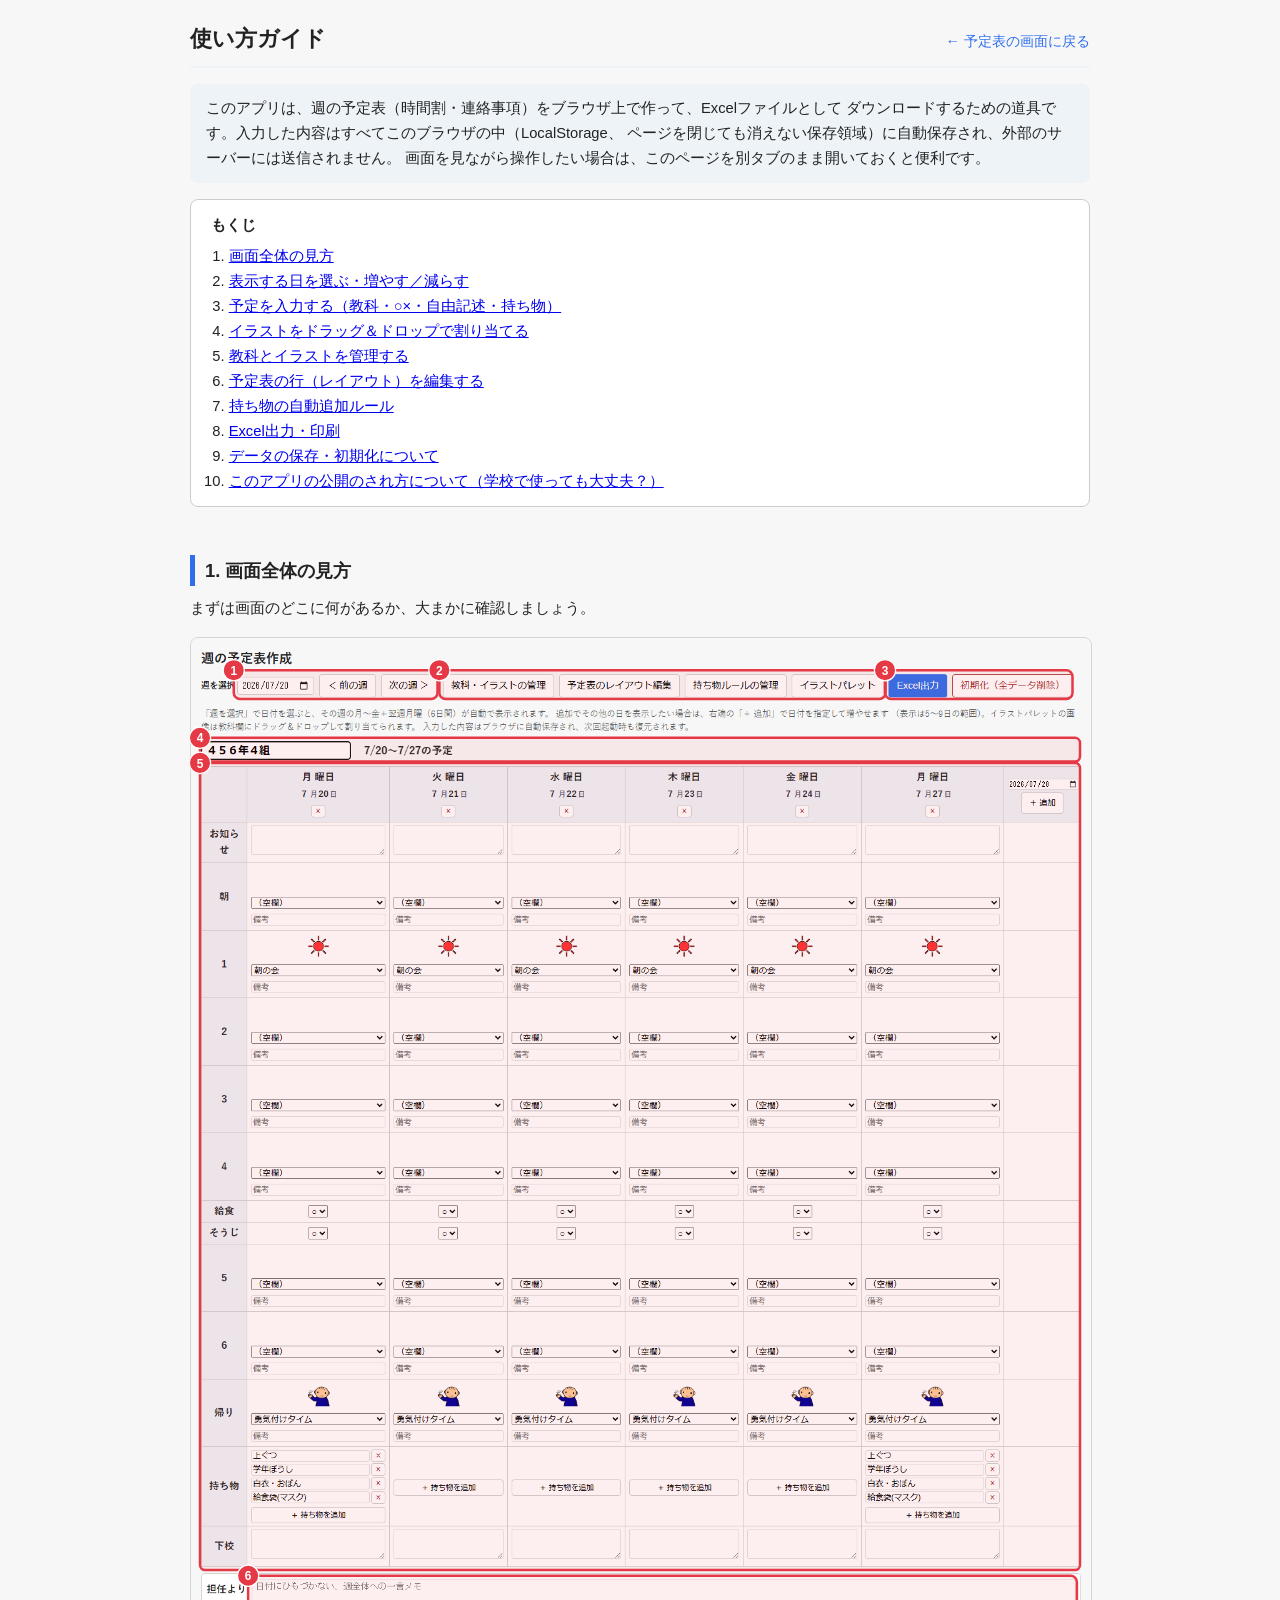
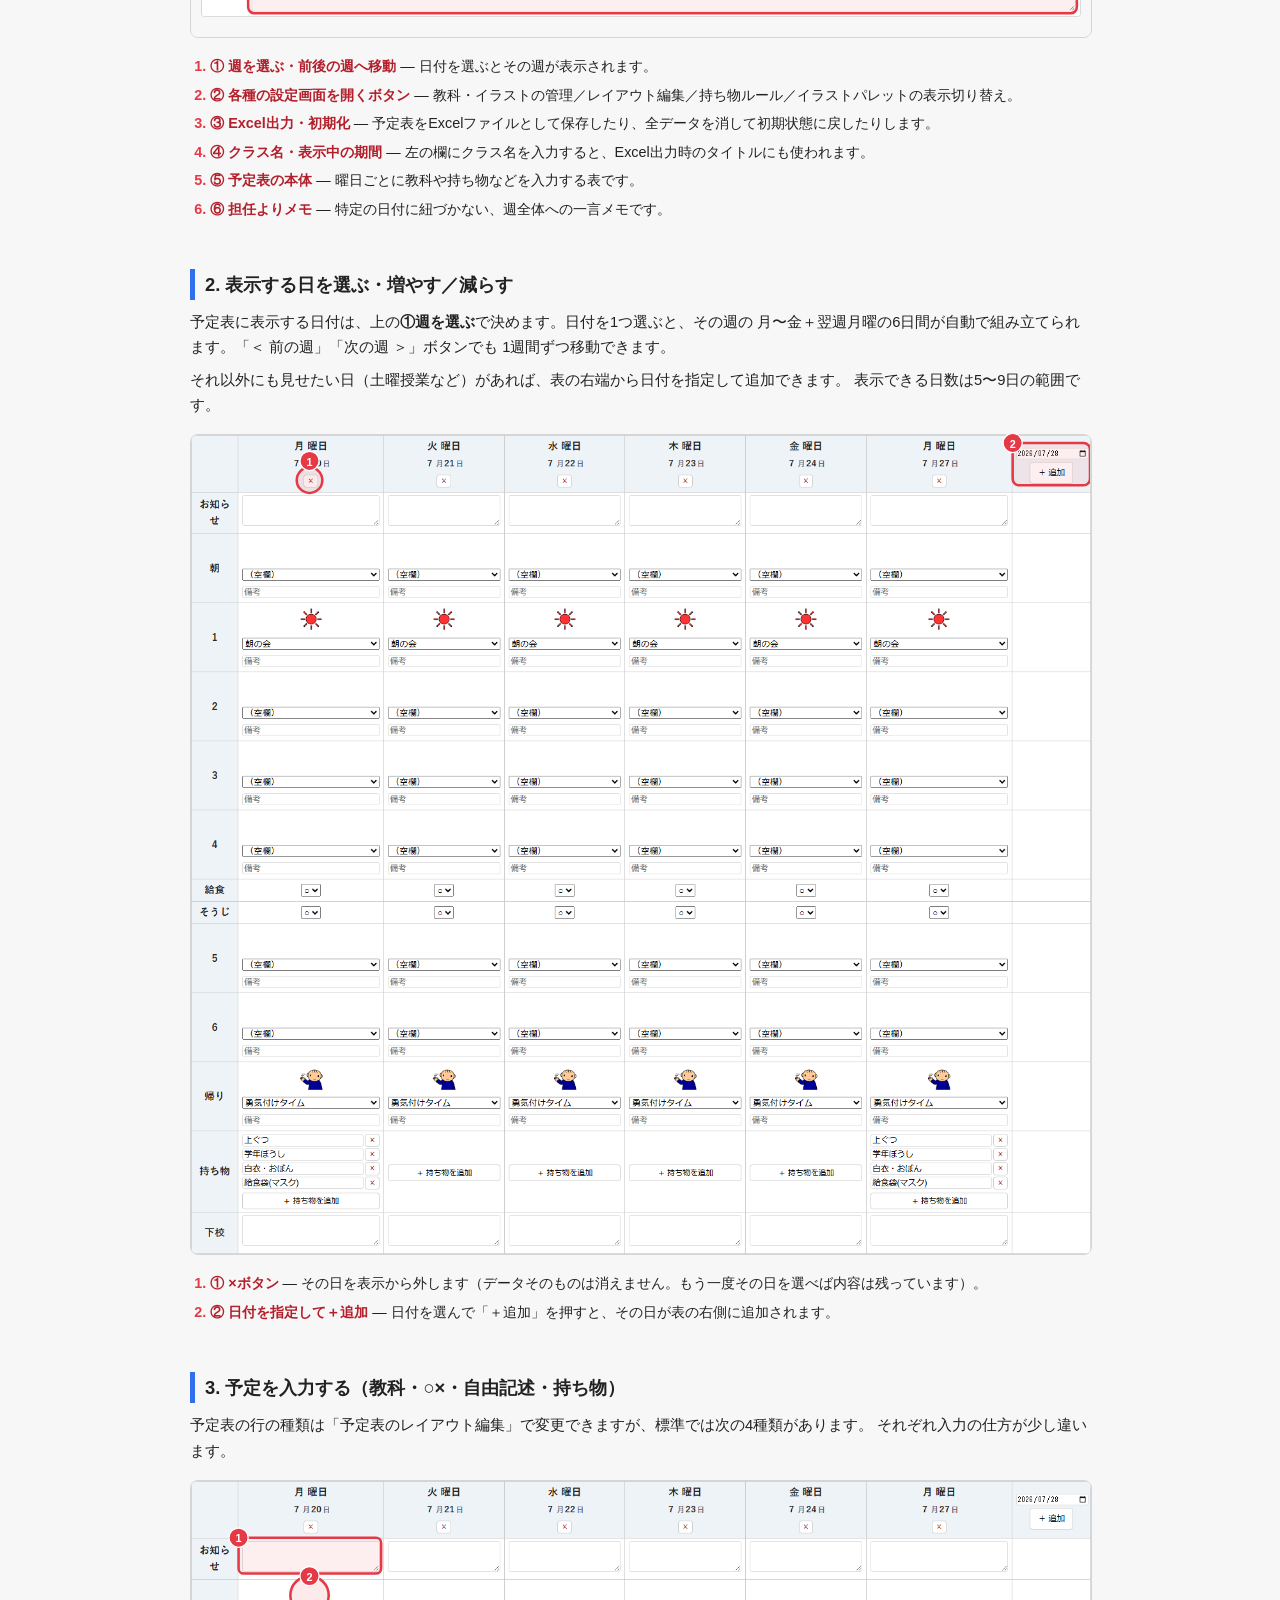
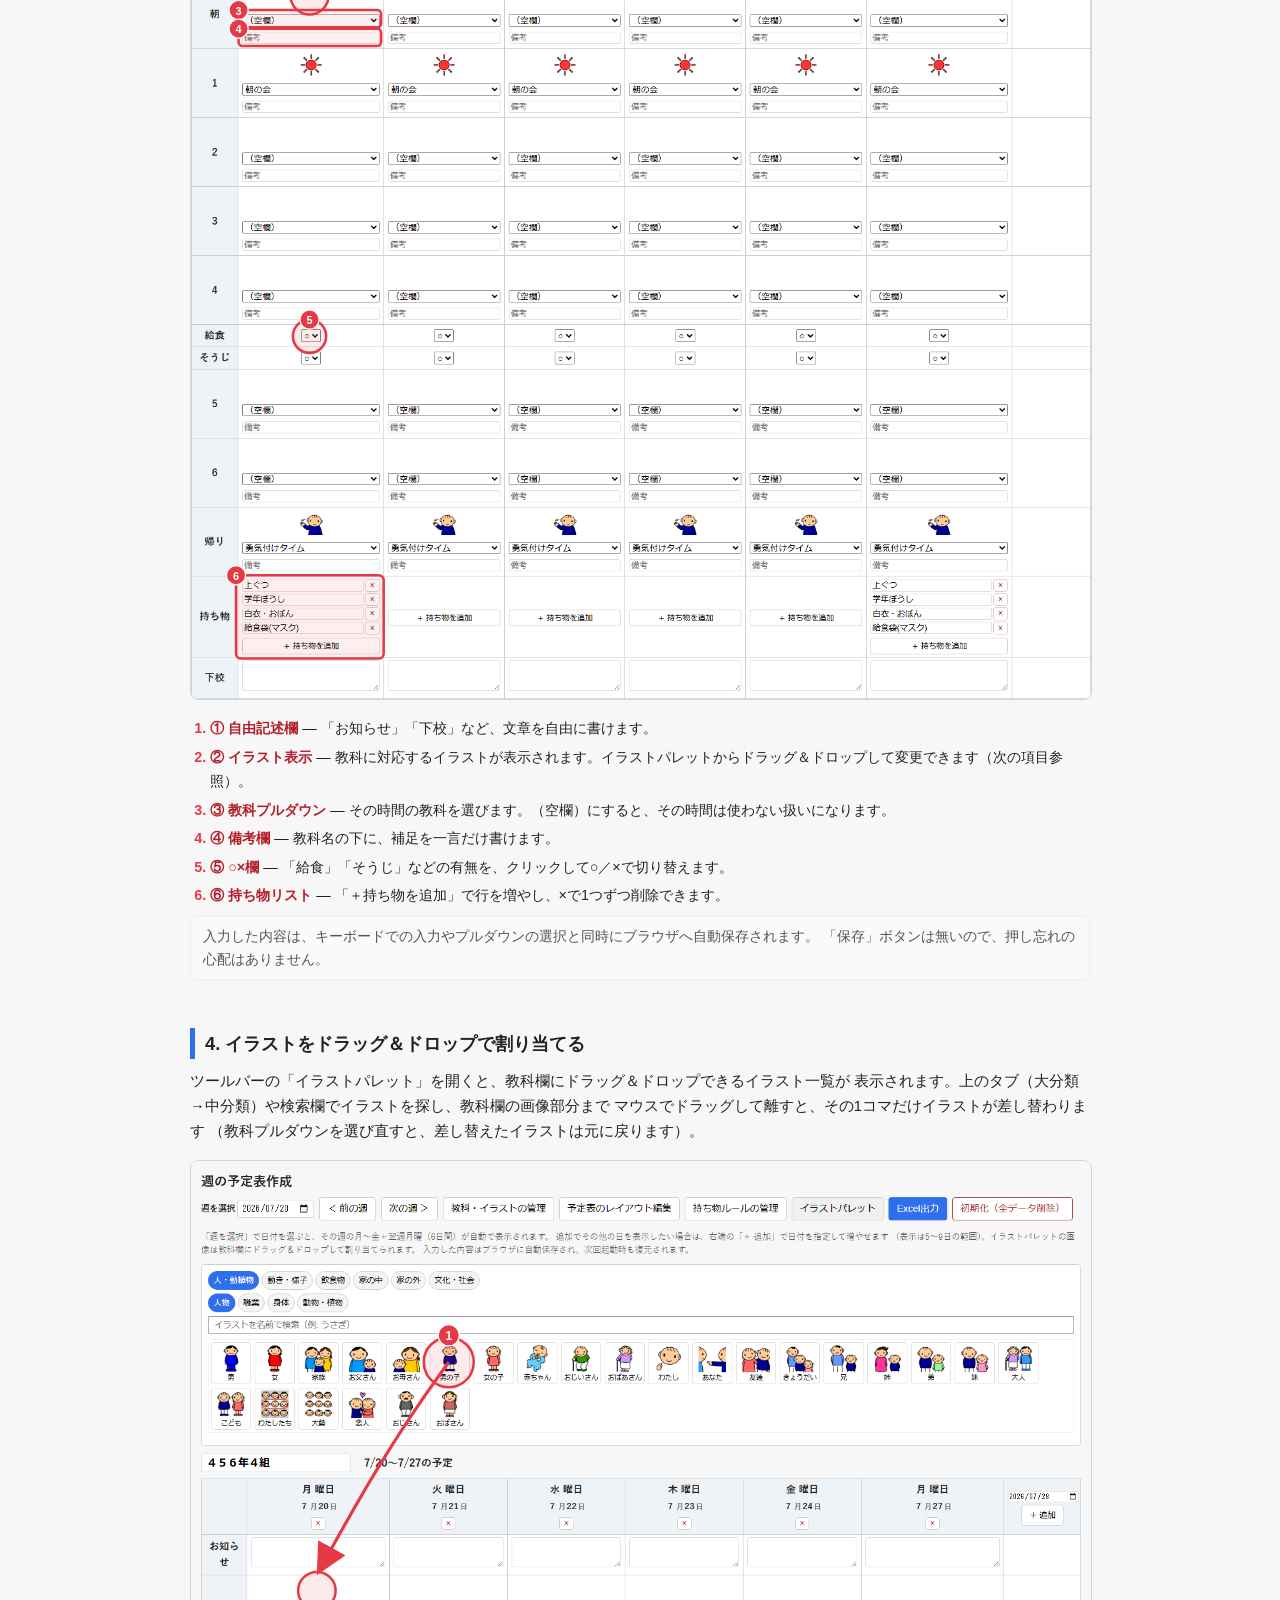
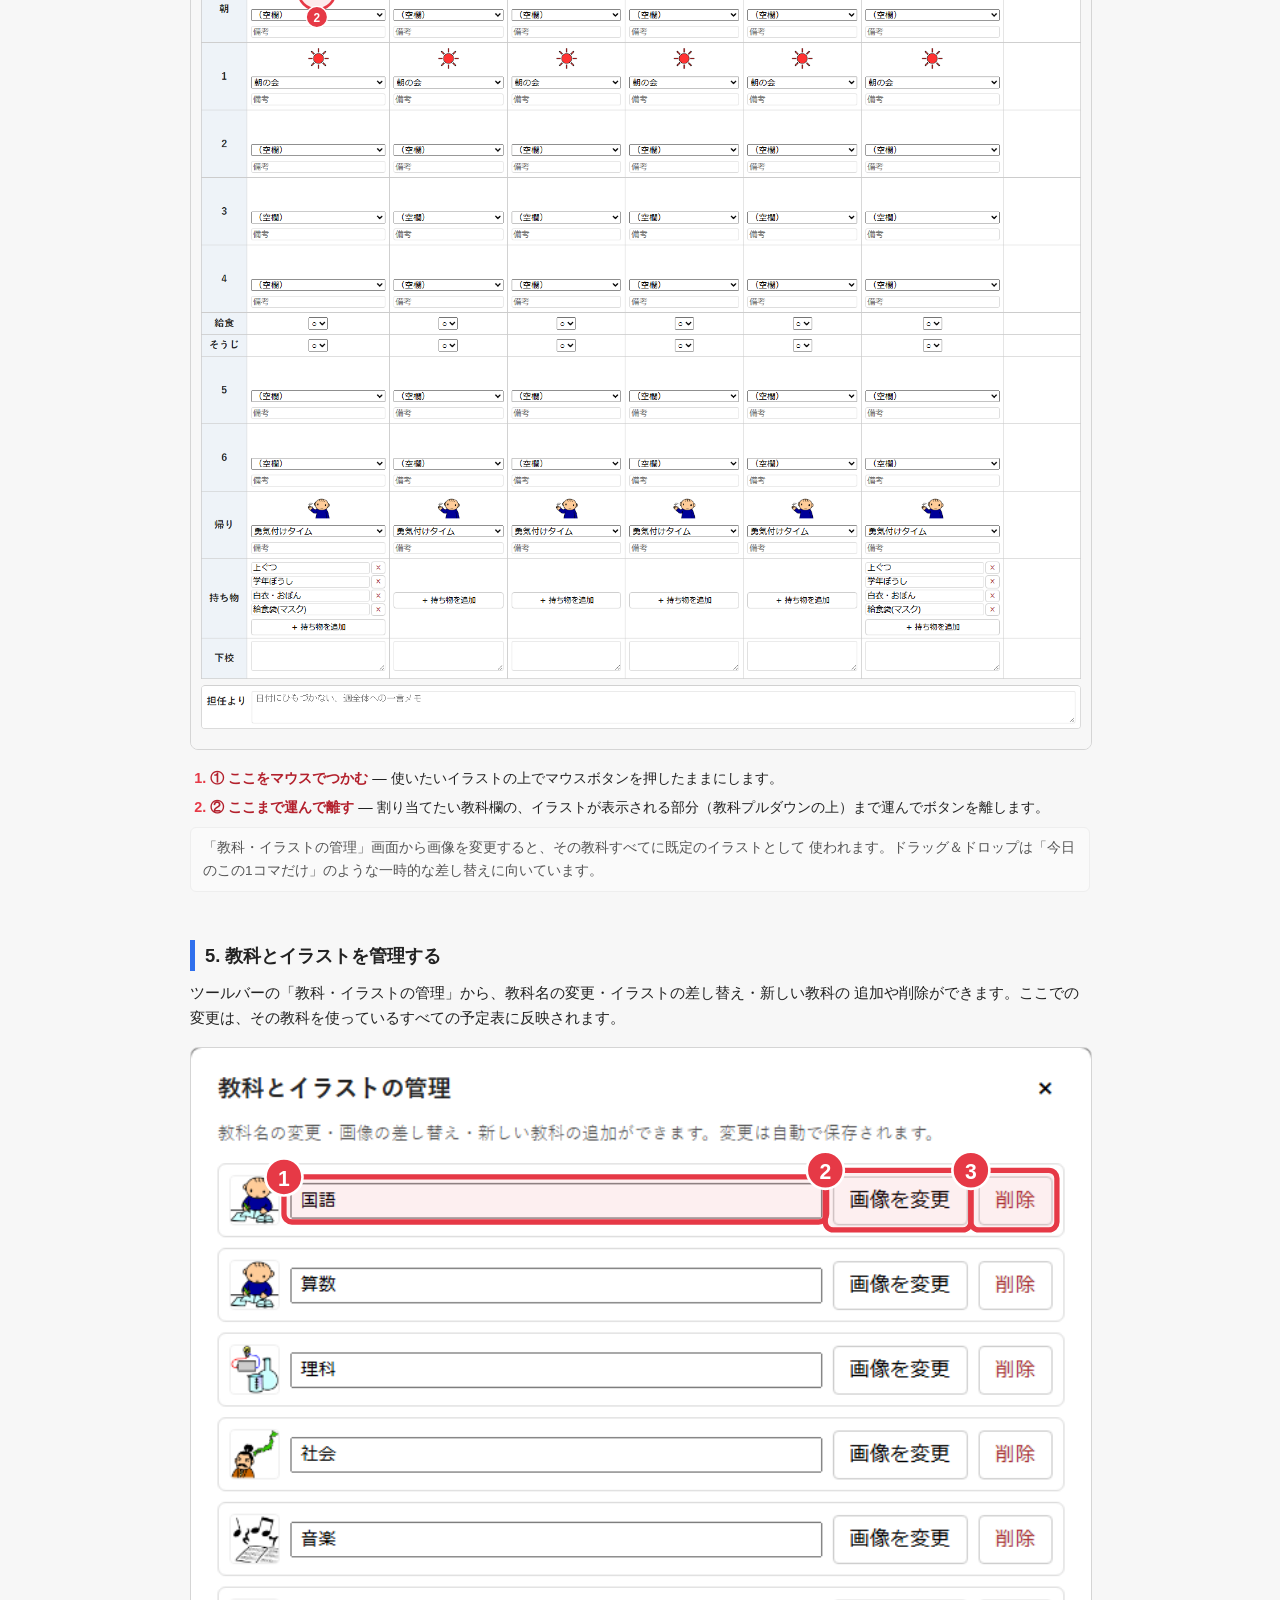
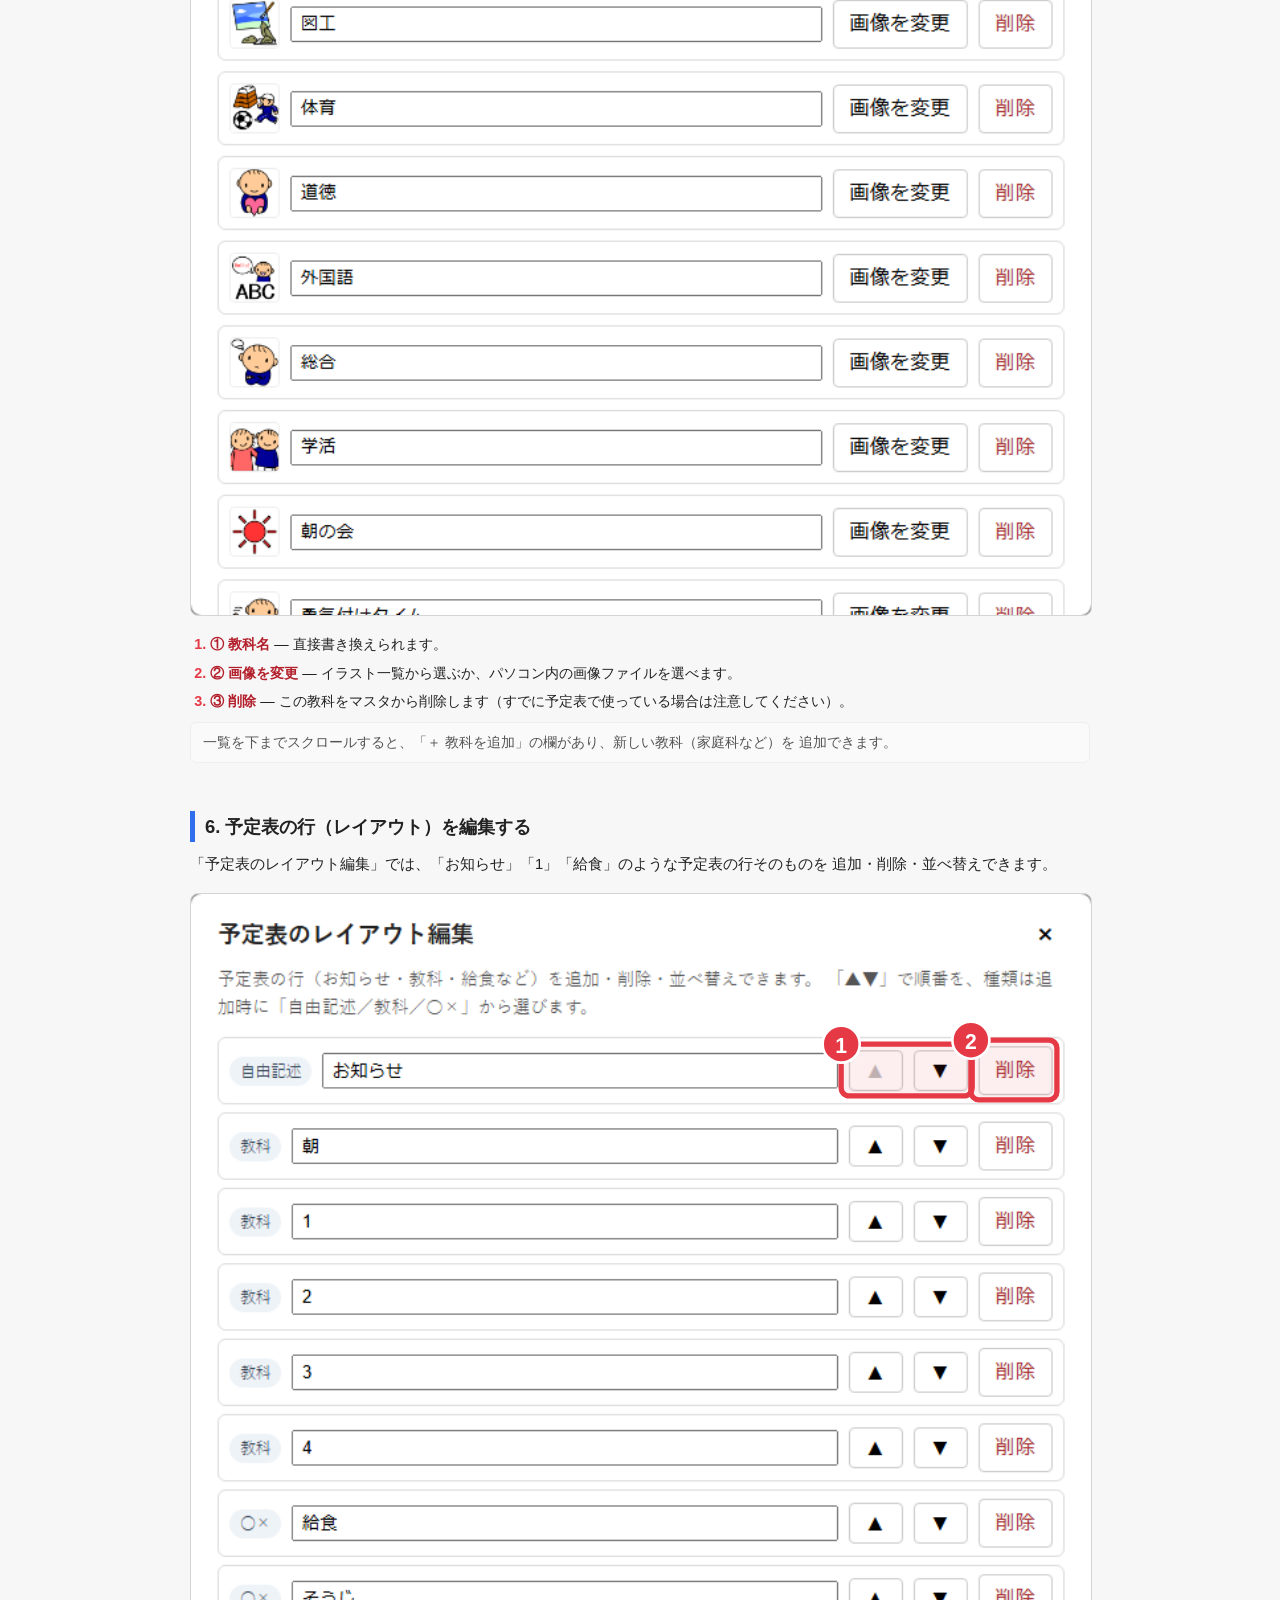
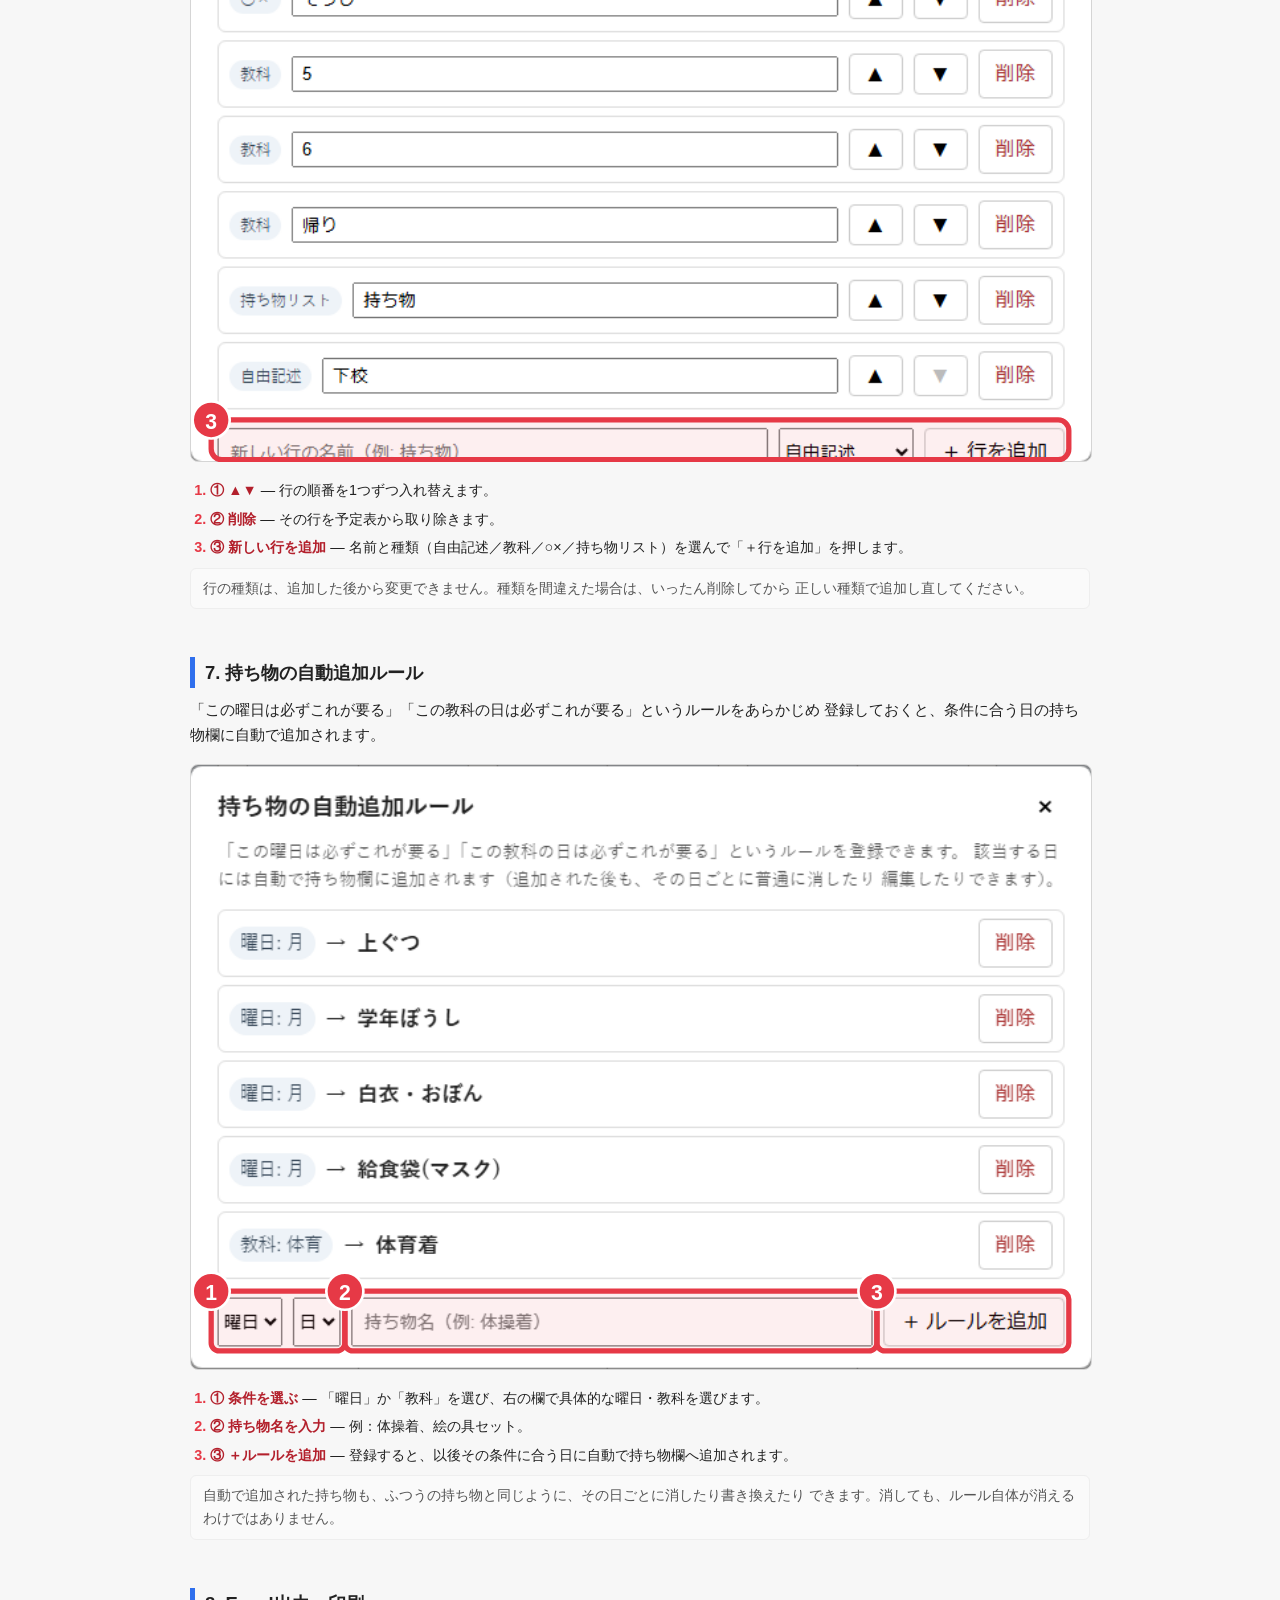
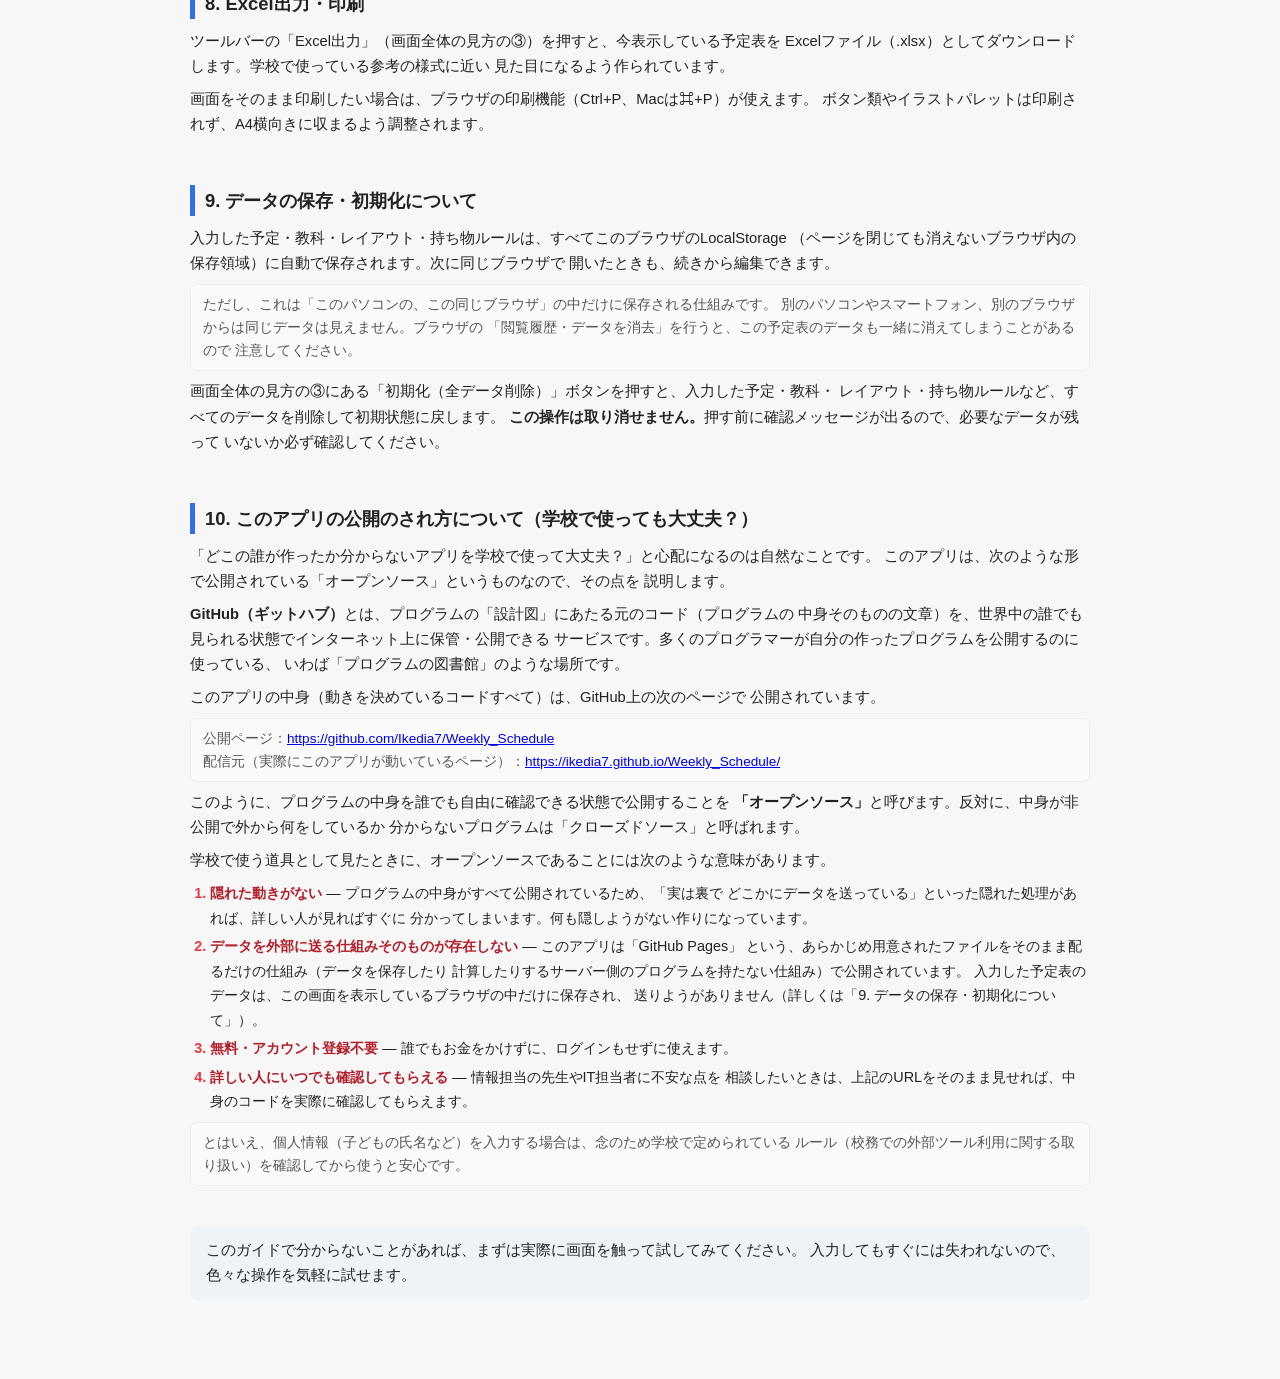
<file: help.html>
<!DOCTYPE html>
<html lang="ja">
<head>
  <meta charset="UTF-8" />
  <meta name="viewport" content="width=device-width, initial-scale=1.0" />
  <title>使い方ガイド｜週の予定表作成</title>
  <link rel="stylesheet" href="css/style.css" />
  <link rel="stylesheet" href="css/help.css" />
</head>
<body class="help-body">

  <div class="help-header">
    <h1>使い方ガイド</h1>
    <a href="index.html">← 予定表の画面に戻る</a>
  </div>

  <p class="help-intro">
    このアプリは、週の予定表（時間割・連絡事項）をブラウザ上で作って、Excelファイルとして
    ダウンロードするための道具です。入力した内容はすべてこのブラウザの中（LocalStorage、
    ページを閉じても消えない保存領域）に自動保存され、外部のサーバーには送信されません。
    画面を見ながら操作したい場合は、このページを別タブのまま開いておくと便利です。
  </p>

  <nav class="help-toc">
    <h2>もくじ</h2>
    <ol>
      <li><a href="#overview">画面全体の見方</a></li>
      <li><a href="#week">表示する日を選ぶ・増やす／減らす</a></li>
      <li><a href="#input">予定を入力する（教科・○×・自由記述・持ち物）</a></li>
      <li><a href="#dragdrop">イラストをドラッグ＆ドロップで割り当てる</a></li>
      <li><a href="#subjects">教科とイラストを管理する</a></li>
      <li><a href="#layout">予定表の行（レイアウト）を編集する</a></li>
      <li><a href="#rules">持ち物の自動追加ルール</a></li>
      <li><a href="#export">Excel出力・印刷</a></li>
      <li><a href="#data">データの保存・初期化について</a></li>
      <li><a href="#opensource">このアプリの公開のされ方について（学校で使っても大丈夫？）</a></li>
    </ol>
  </nav>

  <section class="help-section" id="overview">
    <h2>1. 画面全体の見方</h2>
    <p>まずは画面のどこに何があるか、大まかに確認しましょう。</p>

    <figure class="shot">
      <img src="images/help/help_overview.png" alt="アプリ全体の画面。ツールバー・クラス名・予定表・担任よりメモの位置を示す" />
      <svg viewBox="0 0 1440 1598" preserveAspectRatio="none">
        <rect class="mark-box" x="70" y="53" width="326" height="46" rx="10"/>
        <circle class="mark-badge-bg" cx="70" cy="53" r="17"/>
        <text class="mark-badge-text" x="70" y="54" font-size="19">1</text>

        <rect class="mark-box" x="399" y="53" width="714" height="46" rx="10"/>
        <circle class="mark-badge-bg" cx="399" cy="53" r="17"/>
        <text class="mark-badge-text" x="399" y="54" font-size="19">2</text>

        <rect class="mark-box" x="1112" y="53" width="300" height="46" rx="10"/>
        <circle class="mark-badge-bg" cx="1112" cy="53" r="17"/>
        <text class="mark-badge-text" x="1112" y="54" font-size="19">3</text>

        <rect class="mark-box" x="16" y="161" width="1408" height="38" rx="8"/>
        <circle class="mark-badge-bg" cx="16" cy="161" r="17"/>
        <text class="mark-badge-text" x="16" y="162" font-size="19">4</text>

        <rect class="mark-box" x="16" y="201" width="1408" height="1289" rx="8"/>
        <circle class="mark-badge-bg" cx="16" cy="201" r="17"/>
        <text class="mark-badge-text" x="16" y="202" font-size="19">5</text>

        <rect class="mark-box" x="93" y="1499" width="1326" height="60" rx="10"/>
        <circle class="mark-badge-bg" cx="93" cy="1499" r="17"/>
        <text class="mark-badge-text" x="93" y="1500" font-size="19">6</text>
      </svg>
    </figure>

    <ol class="shot-legend">
      <li><b>① 週を選ぶ・前後の週へ移動</b> — 日付を選ぶとその週が表示されます。</li>
      <li><b>② 各種の設定画面を開くボタン</b> — 教科・イラストの管理／レイアウト編集／持ち物ルール／イラストパレットの表示切り替え。</li>
      <li><b>③ Excel出力・初期化</b> — 予定表をExcelファイルとして保存したり、全データを消して初期状態に戻したりします。</li>
      <li><b>④ クラス名・表示中の期間</b> — 左の欄にクラス名を入力すると、Excel出力時のタイトルにも使われます。</li>
      <li><b>⑤ 予定表の本体</b> — 曜日ごとに教科や持ち物などを入力する表です。</li>
      <li><b>⑥ 担任よりメモ</b> — 特定の日付に紐づかない、週全体への一言メモです。</li>
    </ol>
  </section>

  <section class="help-section" id="week">
    <h2>2. 表示する日を選ぶ・増やす／減らす</h2>
    <p>
      予定表に表示する日付は、上の<b>①週を選ぶ</b>で決めます。日付を1つ選ぶと、その週の
      月〜金＋翌週月曜の6日間が自動で組み立てられます。「＜ 前の週」「次の週 ＞」ボタンでも
      1週間ずつ移動できます。
    </p>
    <p>
      それ以外にも見せたい日（土曜授業など）があれば、表の右端から日付を指定して追加できます。
      表示できる日数は5〜9日の範囲です。
    </p>

    <figure class="shot">
      <img src="images/help/help_schedule.png" alt="予定表の右端。日付を追加するボタンと、各列の×削除ボタンの位置を示す" />
      <svg viewBox="0 0 1408 1281" preserveAspectRatio="none">
        <circle class="mark-circle" cx="187" cy="72" r="20"/>
        <circle class="mark-badge-bg" cx="187" cy="42" r="15"/>
        <text class="mark-badge-text" x="187" y="43" font-size="17">1</text>

        <rect class="mark-box" x="1287" y="14" width="121" height="66" rx="10"/>
        <circle class="mark-badge-bg" cx="1287" cy="14" r="15"/>
        <text class="mark-badge-text" x="1287" y="15" font-size="17">2</text>
      </svg>
    </figure>

    <ol class="shot-legend">
      <li><b>① ×ボタン</b> — その日を表示から外します（データそのものは消えません。もう一度その日を選べば内容は残っています）。</li>
      <li><b>② 日付を指定して＋追加</b> — 日付を選んで「＋追加」を押すと、その日が表の右側に追加されます。</li>
    </ol>
  </section>

  <section class="help-section" id="input">
    <h2>3. 予定を入力する（教科・○×・自由記述・持ち物）</h2>
    <p>
      予定表の行の種類は「予定表のレイアウト編集」で変更できますが、標準では次の4種類があります。
      それぞれ入力の仕方が少し違います。
    </p>

    <figure class="shot">
      <img src="images/help/help_schedule.png" alt="予定表の1日分の列。自由記述欄・教科欄・○×欄・持ち物欄の位置を示す" />
      <svg viewBox="0 0 1408 1281" preserveAspectRatio="none">
        <rect class="mark-box" x="76" y="90" width="223" height="56" rx="8"/>
        <circle class="mark-badge-bg" cx="76" cy="90" r="15"/>
        <text class="mark-badge-text" x="76" y="91" font-size="17">1</text>

        <circle class="mark-circle" cx="187" cy="180" r="30"/>
        <circle class="mark-badge-bg" cx="187" cy="150" r="15"/>
        <text class="mark-badge-text" x="187" y="151" font-size="17">2</text>

        <rect class="mark-box" x="76" y="203" width="223" height="27" rx="6"/>
        <circle class="mark-badge-bg" cx="76" cy="203" r="15"/>
        <text class="mark-badge-text" x="76" y="204" font-size="17">3</text>

        <rect class="mark-box" x="76" y="232" width="223" height="27" rx="6"/>
        <circle class="mark-badge-bg" cx="76" cy="232" r="15"/>
        <text class="mark-badge-text" x="76" y="233" font-size="17">4</text>

        <circle class="mark-circle" cx="187" cy="712" r="26"/>
        <circle class="mark-badge-bg" cx="187" cy="686" r="15"/>
        <text class="mark-badge-text" x="187" y="687" font-size="17">5</text>

        <rect class="mark-box" x="72" y="1085" width="231" height="130" rx="8"/>
        <circle class="mark-badge-bg" cx="72" cy="1085" r="15"/>
        <text class="mark-badge-text" x="72" y="1086" font-size="17">6</text>
      </svg>
    </figure>

    <ol class="shot-legend">
      <li><b>① 自由記述欄</b> — 「お知らせ」「下校」など、文章を自由に書けます。</li>
      <li><b>② イラスト表示</b> — 教科に対応するイラストが表示されます。イラストパレットからドラッグ＆ドロップして変更できます（次の項目参照）。</li>
      <li><b>③ 教科プルダウン</b> — その時間の教科を選びます。（空欄）にすると、その時間は使わない扱いになります。</li>
      <li><b>④ 備考欄</b> — 教科名の下に、補足を一言だけ書けます。</li>
      <li><b>⑤ ○×欄</b> — 「給食」「そうじ」などの有無を、クリックして○／×で切り替えます。</li>
      <li><b>⑥ 持ち物リスト</b> — 「＋持ち物を追加」で行を増やし、×で1つずつ削除できます。</li>
    </ol>

    <p class="note">
      入力した内容は、キーボードでの入力やプルダウンの選択と同時にブラウザへ自動保存されます。
      「保存」ボタンは無いので、押し忘れの心配はありません。
    </p>
  </section>

  <section class="help-section" id="dragdrop">
    <h2>4. イラストをドラッグ＆ドロップで割り当てる</h2>
    <p>
      ツールバーの「イラストパレット」を開くと、教科欄にドラッグ＆ドロップできるイラスト一覧が
      表示されます。上のタブ（大分類→中分類）や検索欄でイラストを探し、教科欄の画像部分まで
      マウスでドラッグして離すと、その1コマだけイラストが差し替わります
      （教科プルダウンを選び直すと、差し替えたイラストは元に戻ります）。
    </p>

    <figure class="shot">
      <img src="images/help/help_drag_drop.png" alt="イラストパレットの1枚を教科欄の画像部分までドラッグする様子" />
      <svg viewBox="0 0 1440 1901" preserveAspectRatio="none">
        <defs>
          <marker id="help-arrowhead" markerWidth="10" markerHeight="10" refX="7" refY="5" orient="auto">
            <path d="M0,0 L10,5 L0,10 Z" fill="#e63946"/>
          </marker>
        </defs>
        <path class="mark-arrow" d="M 414,323 C 320,450 260,560 210,650" marker-end="url(#help-arrowhead)"/>

        <circle class="mark-circle" cx="414" cy="323" r="40"/>
        <circle class="mark-badge-bg" cx="414" cy="280" r="17"/>
        <text class="mark-badge-text" x="414" y="281" font-size="19">1</text>

        <circle class="mark-circle" cx="203" cy="688" r="30"/>
        <circle class="mark-badge-bg" cx="203" cy="730" r="17"/>
        <text class="mark-badge-text" x="203" y="731" font-size="19">2</text>
      </svg>
    </figure>

    <ol class="shot-legend">
      <li><b>① ここをマウスでつかむ</b> — 使いたいイラストの上でマウスボタンを押したままにします。</li>
      <li><b>② ここまで運んで離す</b> — 割り当てたい教科欄の、イラストが表示される部分（教科プルダウンの上）まで運んでボタンを離します。</li>
    </ol>

    <p class="note">
      「教科・イラストの管理」画面から画像を変更すると、その教科すべてに既定のイラストとして
      使われます。ドラッグ＆ドロップは「今日のこの1コマだけ」のような一時的な差し替えに向いています。
    </p>
  </section>

  <section class="help-section" id="subjects">
    <h2>5. 教科とイラストを管理する</h2>
    <p>
      ツールバーの「教科・イラストの管理」から、教科名の変更・イラストの差し替え・新しい教科の
      追加や削除ができます。ここでの変更は、その教科を使っているすべての予定表に反映されます。
    </p>

    <figure class="shot">
      <img src="images/help/help_subject_manager.png" alt="教科とイラストの管理画面。名前欄・画像を変更ボタン・削除ボタンの位置を示す" />
      <svg viewBox="0 0 680 882" preserveAspectRatio="none">
        <rect class="mark-box" x="71" y="98" width="410" height="34" rx="6"/>
        <circle class="mark-badge-bg" cx="71" cy="98" r="14"/>
        <text class="mark-badge-text" x="71" y="99" font-size="16">1</text>

        <rect class="mark-box" x="480" y="93" width="110" height="45" rx="6"/>
        <circle class="mark-badge-bg" cx="480" cy="93" r="14"/>
        <text class="mark-badge-text" x="480" y="94" font-size="16">2</text>

        <rect class="mark-box" x="590" y="93" width="65" height="45" rx="6"/>
        <circle class="mark-badge-bg" cx="590" cy="93" r="14"/>
        <text class="mark-badge-text" x="590" y="94" font-size="16">3</text>
      </svg>
    </figure>

    <ol class="shot-legend">
      <li><b>① 教科名</b> — 直接書き換えられます。</li>
      <li><b>② 画像を変更</b> — イラスト一覧から選ぶか、パソコン内の画像ファイルを選べます。</li>
      <li><b>③ 削除</b> — この教科をマスタから削除します（すでに予定表で使っている場合は注意してください）。</li>
    </ol>
    <p class="note">
      一覧を下までスクロールすると、「＋ 教科を追加」の欄があり、新しい教科（家庭科など）を
      追加できます。
    </p>
  </section>

  <section class="help-section" id="layout">
    <h2>6. 予定表の行（レイアウト）を編集する</h2>
    <p>
      「予定表のレイアウト編集」では、「お知らせ」「1」「給食」のような予定表の行そのものを
      追加・削除・並べ替えできます。
    </p>

    <figure class="shot">
      <img src="images/help/help_layout_manager.png" alt="予定表のレイアウト編集画面。並べ替えボタン・削除ボタン・新しい行を追加する欄の位置を示す" />
      <svg viewBox="0 0 680 882" preserveAspectRatio="none">
        <rect class="mark-box" x="492" y="114" width="99" height="39" rx="6"/>
        <circle class="mark-badge-bg" cx="492" cy="114" r="14"/>
        <text class="mark-badge-text" x="492" y="115" font-size="16">1</text>

        <rect class="mark-box" x="590" y="111" width="65" height="45" rx="6"/>
        <circle class="mark-badge-bg" cx="590" cy="111" r="14"/>
        <text class="mark-badge-text" x="590" y="112" font-size="16">2</text>

        <rect class="mark-box" x="16" y="850" width="648" height="30" rx="8"/>
        <circle class="mark-badge-bg" cx="16" cy="850" r="14"/>
        <text class="mark-badge-text" x="16" y="851" font-size="16">3</text>
      </svg>
    </figure>

    <ol class="shot-legend">
      <li><b>① ▲▼</b> — 行の順番を1つずつ入れ替えます。</li>
      <li><b>② 削除</b> — その行を予定表から取り除きます。</li>
      <li><b>③ 新しい行を追加</b> — 名前と種類（自由記述／教科／○×／持ち物リスト）を選んで「＋行を追加」を押します。</li>
    </ol>
    <p class="note">
      行の種類は、追加した後から変更できません。種類を間違えた場合は、いったん削除してから
      正しい種類で追加し直してください。
    </p>
  </section>

  <section class="help-section" id="rules">
    <h2>7. 持ち物の自動追加ルール</h2>
    <p>
      「この曜日は必ずこれが要る」「この教科の日は必ずこれが要る」というルールをあらかじめ
      登録しておくと、条件に合う日の持ち物欄に自動で追加されます。
    </p>

    <figure class="shot">
      <img src="images/help/help_belongings_rules.png" alt="持ち物の自動追加ルール画面。条件の選択欄・持ち物名の入力欄・追加ボタンの位置を示す" />
      <svg viewBox="0 0 680 456" preserveAspectRatio="none">
        <rect class="mark-box" x="16" y="397" width="101" height="45" rx="6"/>
        <circle class="mark-badge-bg" cx="16" cy="397" r="14"/>
        <text class="mark-badge-text" x="16" y="398" font-size="16">1</text>

        <rect class="mark-box" x="117" y="397" width="402" height="45" rx="6"/>
        <circle class="mark-badge-bg" cx="117" cy="397" r="14"/>
        <text class="mark-badge-text" x="117" y="398" font-size="16">2</text>

        <rect class="mark-box" x="519" y="397" width="145" height="45" rx="6"/>
        <circle class="mark-badge-bg" cx="519" cy="397" r="14"/>
        <text class="mark-badge-text" x="519" y="398" font-size="16">3</text>
      </svg>
    </figure>

    <ol class="shot-legend">
      <li><b>① 条件を選ぶ</b> — 「曜日」か「教科」を選び、右の欄で具体的な曜日・教科を選びます。</li>
      <li><b>② 持ち物名を入力</b> — 例：体操着、絵の具セット。</li>
      <li><b>③ ＋ルールを追加</b> — 登録すると、以後その条件に合う日に自動で持ち物欄へ追加されます。</li>
    </ol>
    <p class="note">
      自動で追加された持ち物も、ふつうの持ち物と同じように、その日ごとに消したり書き換えたり
      できます。消しても、ルール自体が消えるわけではありません。
    </p>
  </section>

  <section class="help-section" id="export">
    <h2>8. Excel出力・印刷</h2>
    <p>
      ツールバーの「Excel出力」（画面全体の見方の③）を押すと、今表示している予定表を
      Excelファイル（.xlsx）としてダウンロードします。学校で使っている参考の様式に近い
      見た目になるよう作られています。
    </p>
    <p>
      画面をそのまま印刷したい場合は、ブラウザの印刷機能（Ctrl+P、Macは⌘+P）が使えます。
      ボタン類やイラストパレットは印刷されず、A4横向きに収まるよう調整されます。
    </p>
  </section>

  <section class="help-section" id="data">
    <h2>9. データの保存・初期化について</h2>
    <p>
      入力した予定・教科・レイアウト・持ち物ルールは、すべてこのブラウザのLocalStorage
      （ページを閉じても消えないブラウザ内の保存領域）に自動で保存されます。次に同じブラウザで
      開いたときも、続きから編集できます。
    </p>
    <p class="note">
      ただし、これは「このパソコンの、この同じブラウザ」の中だけに保存される仕組みです。
      別のパソコンやスマートフォン、別のブラウザからは同じデータは見えません。ブラウザの
      「閲覧履歴・データを消去」を行うと、この予定表のデータも一緒に消えてしまうことがあるので
      注意してください。
    </p>
    <p>
      画面全体の見方の③にある「初期化（全データ削除）」ボタンを押すと、入力した予定・教科・
      レイアウト・持ち物ルールなど、すべてのデータを削除して初期状態に戻します。
      <b>この操作は取り消せません。</b>押す前に確認メッセージが出るので、必要なデータが残って
      いないか必ず確認してください。
    </p>
  </section>

  <section class="help-section" id="opensource">
    <h2>10. このアプリの公開のされ方について（学校で使っても大丈夫？）</h2>
    <p>
      「どこの誰が作ったか分からないアプリを学校で使って大丈夫？」と心配になるのは自然なことです。
      このアプリは、次のような形で公開されている「オープンソース」というものなので、その点を
      説明します。
    </p>

    <p>
      <b>GitHub（ギットハブ）</b>とは、プログラムの「設計図」にあたる元のコード（プログラムの
      中身そのものの文章）を、世界中の誰でも見られる状態でインターネット上に保管・公開できる
      サービスです。多くのプログラマーが自分の作ったプログラムを公開するのに使っている、
      いわば「プログラムの図書館」のような場所です。
    </p>

    <p>
      このアプリの中身（動きを決めているコードすべて）は、GitHub上の次のページで
      公開されています。
    </p>

    <p class="note">
      公開ページ：<a href="https://github.com/Ikedia7/Weekly_Schedule" target="_blank" rel="noopener">https://github.com/Ikedia7/Weekly_Schedule</a><br />
      配信元（実際にこのアプリが動いているページ）：<a href="https://ikedia7.github.io/Weekly_Schedule/" target="_blank" rel="noopener">https://ikedia7.github.io/Weekly_Schedule/</a>
    </p>

    <p>
      このように、プログラムの中身を誰でも自由に確認できる状態で公開することを
      <b>「オープンソース」</b>と呼びます。反対に、中身が非公開で外から何をしているか
      分からないプログラムは「クローズドソース」と呼ばれます。
    </p>

    <p>学校で使う道具として見たときに、オープンソースであることには次のような意味があります。</p>

    <ol class="shot-legend">
      <li><b>隠れた動きがない</b> — プログラムの中身がすべて公開されているため、「実は裏で
        どこかにデータを送っている」といった隠れた処理があれば、詳しい人が見ればすぐに
        分かってしまいます。何も隠しようがない作りになっています。</li>
      <li><b>データを外部に送る仕組みそのものが存在しない</b> — このアプリは「GitHub Pages」
        という、あらかじめ用意されたファイルをそのまま配るだけの仕組み（データを保存したり
        計算したりするサーバー側のプログラムを持たない仕組み）で公開されています。
        入力した予定表のデータは、この画面を表示しているブラウザの中だけに保存され、
        送りようがありません（詳しくは「9. データの保存・初期化について」）。</li>
      <li><b>無料・アカウント登録不要</b> — 誰でもお金をかけずに、ログインもせずに使えます。</li>
      <li><b>詳しい人にいつでも確認してもらえる</b> — 情報担当の先生やIT担当者に不安な点を
        相談したいときは、上記のURLをそのまま見せれば、中身のコードを実際に確認してもらえます。</li>
    </ol>

    <p class="note">
      とはいえ、個人情報（子どもの氏名など）を入力する場合は、念のため学校で定められている
      ルール（校務での外部ツール利用に関する取り扱い）を確認してから使うと安心です。
    </p>
  </section>

  <p class="help-intro">
    このガイドで分からないことがあれば、まずは実際に画面を触って試してみてください。
    入力してもすぐには失われないので、色々な操作を気軽に試せます。
  </p>

</body>
</html>
</file>
<file: css/style.css>
:root {
  --border-color: #ccc;
  --weekend-bg: #fdecec;
  --header-bg: #eef3f8;
  font-family: "Hiragino Sans", "Yu Gothic", "Meiryo", sans-serif;
}

body {
  margin: 0;
  padding: 0 16px 32px;
  background: #f7f7f7;
  color: #222;
}

.app-header {
  display: flex;
  align-items: center;
  justify-content: space-between;
  flex-wrap: wrap;
  gap: 8px;
  padding: 16px 0;
}

.app-header h1 {
  font-size: 1.3rem;
  margin: 0;
}

.toolbar {
  display: flex;
  align-items: center;
  gap: 8px;
  flex-wrap: wrap;
}

.week-select-label {
  display: flex;
  align-items: center;
  gap: 4px;
  font-size: 0.85rem;
  font-weight: bold;
}

.week-select-label input {
  font-size: 0.9rem;
  padding: 4px 6px;
  border: 1px solid var(--border-color);
  border-radius: 4px;
}

button {
  font-size: 0.95rem;
  padding: 6px 12px;
  border: 1px solid var(--border-color);
  border-radius: 4px;
  background: #fff;
  cursor: pointer;
}

button:hover {
  background: #f0f0f0;
}

.primary-btn {
  background: #2f6fed;
  color: #fff;
  border-color: #2f6fed;
}

.primary-btn:hover {
  background: #1f56c4;
}

.danger-btn {
  background: #fff;
  color: #a33;
  border-color: #a33;
}

.danger-btn:hover {
  background: #fdecec;
}

.help-btn {
  display: inline-flex;
  align-items: center;
  font-size: 0.95rem;
  padding: 6px 12px;
  border: 1px solid #2f6fed;
  border-radius: 4px;
  background: #fff;
  color: #2f6fed;
  text-decoration: none;
}

.help-btn:hover {
  background: #eef3fd;
}

.hint {
  font-size: 0.85rem;
  color: #555;
  margin: 0 0 12px;
}

.title-bar {
  display: flex;
  align-items: baseline;
  gap: 4px;
  margin: 4px 0 10px;
  flex-wrap: wrap;
}

.class-name-input {
  font-size: 1.05rem;
  font-weight: bold;
  padding: 4px 8px;
  border: 1px solid #ddd;
  border-radius: 4px;
  min-width: 200px;
}

.title-date-range {
  font-size: 1.05rem;
  font-weight: bold;
  white-space: nowrap;
}

.week-note-bar {
  display: flex;
  align-items: flex-start;
  gap: 8px;
  margin-top: 10px;
  padding: 8px;
  border: 1px solid var(--border-color);
  border-radius: 6px;
  background: #fff;
}

.week-note-bar label {
  font-weight: bold;
  white-space: nowrap;
  padding-top: 4px;
}

.week-note-bar textarea {
  flex: 1;
  box-sizing: border-box;
  resize: vertical;
  font-size: 0.9rem;
  padding: 4px 6px;
  border: 1px solid #ddd;
  border-radius: 3px;
}

.image-palette {
  border: 1px solid var(--border-color);
  border-radius: 6px;
  padding: 10px;
  margin-bottom: 12px;
  background: #fff;
}

.schedule-container {
  overflow-x: auto;
}

.schedule-table {
  border-collapse: collapse;
  width: 100%;
  min-width: 800px;
  background: #fff;
}

.schedule-table th,
.schedule-table td {
  border: 1px solid var(--border-color);
  padding: 4px 6px;
  text-align: center;
  vertical-align: middle;
}

.schedule-table thead th {
  background: var(--header-bg);
}

.corner-cell {
  width: 60px;
}

.weekend-cell {
  background: var(--weekend-bg);
}

.day-of-week {
  font-weight: bold;
  margin-bottom: 2px;
}

.date-display {
  display: flex;
  justify-content: center;
  align-items: baseline;
  gap: 1px;
  font-size: 0.9rem;
  margin-bottom: 2px;
}

.date-part {
  min-width: 1.1em;
  text-align: center;
}

.date-kanji {
  color: #667;
  font-size: 0.8em;
}

.date-input {
  width: 100%;
  font-size: 0.75rem;
  border: 1px solid #ddd;
  border-radius: 3px;
}

.remove-day-btn {
  margin-top: 4px;
  padding: 0 6px;
  line-height: 1.2;
  color: #a33;
}

.add-day-cell {
  width: 110px;
  vertical-align: middle;
}

.add-day-date-input {
  width: 100%;
  font-size: 0.75rem;
  margin-bottom: 4px;
  border: 1px solid #ddd;
  border-radius: 3px;
}

.add-day-btn {
  white-space: nowrap;
  font-size: 0.8rem;
}

.period-number {
  font-weight: bold;
  background: var(--header-bg);
  width: 40px;
}

.period-cell {
  min-width: 130px;
}

.subject-image-area {
  position: relative;
  width: 40px;
  height: 40px;
  margin: 0 auto 4px;
  border: 1px dashed transparent;
  border-radius: 4px;
}

.subject-image-area.drop-target-active {
  border-color: #2f6fed;
  background: #eaf1ff;
}

.subject-image {
  display: block;
  width: 36px;
  height: 36px;
  margin: 2px auto;
  object-fit: contain;
  cursor: grab;
}

.subject-image--empty {
  visibility: hidden;
}

.image-clear-btn {
  position: absolute;
  top: -6px;
  right: -6px;
  width: 16px;
  height: 16px;
  padding: 0;
  line-height: 1;
  font-size: 0.7rem;
  border-radius: 50%;
  background: #a33;
  color: #fff;
  border: none;
}

.subject-select {
  width: 100%;
  margin-bottom: 4px;
}

.period-note {
  width: 100%;
  box-sizing: border-box;
  font-size: 0.8rem;
  border: 1px solid #ddd;
  border-radius: 3px;
}

.day-note {
  width: 100%;
  box-sizing: border-box;
  resize: vertical;
  font-size: 0.85rem;
  border: 1px solid #ddd;
  border-radius: 3px;
}

.check-cell {
  text-align: center;
}

.check-select {
  font-size: 0.9rem;
}

.list-cell {
  min-width: 130px;
  text-align: left;
}

.belongings-list {
  display: flex;
  flex-direction: column;
  gap: 2px;
  margin-bottom: 4px;
}

.belongings-item-row {
  display: flex;
  align-items: center;
  gap: 2px;
}

.belongings-item-input {
  flex: 1;
  min-width: 0;
  box-sizing: border-box;
  font-size: 0.8rem;
  border: 1px solid #ddd;
  border-radius: 3px;
}

.belongings-item-remove {
  padding: 0 6px;
  line-height: 1.2;
  color: #a33;
}

.belongings-add-btn {
  width: 100%;
  font-size: 0.75rem;
  padding: 3px 6px;
}

/* 教科・イラスト管理モーダル */
.hidden {
  display: none;
}

/* .modal-overlay の display:flex と詳細度が同じだと後勝ちで隠れなくなるため、
   .modal-overlay.hidden として詳細度を上げて確実に隠す */
.modal-overlay.hidden {
  display: none;
}

.modal-overlay {
  position: fixed;
  inset: 0;
  background: rgba(0, 0, 0, 0.45);
  display: flex;
  align-items: center;
  justify-content: center;
  z-index: 1000;
  padding: 16px;
}

.modal {
  background: #fff;
  border-radius: 8px;
  padding: 16px 20px;
  width: 100%;
  max-width: 640px;
  max-height: 85vh;
  overflow-y: auto;
}

.modal-header {
  display: flex;
  align-items: center;
  justify-content: space-between;
}

.modal-header h2 {
  font-size: 1.1rem;
  margin: 0;
}

.modal-close {
  border: none;
  background: none;
  font-size: 1.4rem;
  line-height: 1;
  cursor: pointer;
  padding: 4px 8px;
}

.modal-hint {
  font-size: 0.82rem;
  color: #555;
  margin: 8px 0 12px;
}

.subject-manager-list {
  display: flex;
  flex-direction: column;
  gap: 8px;
}

.subject-row-wrapper {
  border: 1px solid #ddd;
  border-radius: 6px;
  padding: 8px;
}

.subject-row {
  display: flex;
  align-items: center;
  gap: 8px;
  flex-wrap: wrap;
}

.subject-row-thumb {
  width: 36px;
  height: 36px;
  object-fit: contain;
  border: 1px solid #eee;
  border-radius: 4px;
  background: #fafafa;
}

.subject-row-thumb--empty {
  visibility: hidden;
}

.subject-row-name {
  flex: 1;
  min-width: 100px;
  padding: 4px 6px;
}

.subject-row-delete {
  color: #a33;
}

.image-picker {
  margin-top: 8px;
  padding-top: 8px;
  border-top: 1px dashed #ccc;
}

.gallery {
  margin-bottom: 10px;
}

.gallery-tabs,
.gallery-subs {
  display: flex;
  flex-wrap: wrap;
  gap: 4px;
  margin-bottom: 6px;
}

.gallery-tab,
.gallery-sub {
  font-size: 0.8rem;
  padding: 4px 8px;
  border: 1px solid #ccc;
  border-radius: 999px;
  background: #f5f5f5;
  cursor: pointer;
}

.gallery-tab.active,
.gallery-sub.active {
  background: #2f6fed;
  border-color: #2f6fed;
  color: #fff;
}

.gallery-search {
  width: 100%;
  box-sizing: border-box;
  padding: 5px 8px;
  margin-bottom: 8px;
  font-size: 0.85rem;
}

.gallery-grid {
  display: flex;
  flex-wrap: wrap;
  gap: 6px;
  max-height: 260px;
  overflow-y: auto;
  padding: 4px;
  border: 1px solid #eee;
  border-radius: 4px;
}

.gallery-item {
  display: flex;
  flex-direction: column;
  align-items: center;
  width: 64px;
  border: 1px solid #ddd;
  border-radius: 4px;
  background: #fff;
  padding: 3px;
  cursor: pointer;
}

.gallery-item:hover {
  border-color: #2f6fed;
}

.gallery-item img {
  width: 44px;
  height: 44px;
  object-fit: contain;
  display: block;
}

.gallery-item span {
  font-size: 0.68rem;
  text-align: center;
  line-height: 1.2;
  margin-top: 2px;
  overflow: hidden;
  text-overflow: ellipsis;
  white-space: nowrap;
  max-width: 60px;
}

.gallery-empty {
  font-size: 0.8rem;
  color: #777;
  padding: 8px;
}

.image-picker-upload {
  display: block;
  font-size: 0.85rem;
  margin: 8px 0 6px;
}

.image-picker-clear {
  font-size: 0.8rem;
}

.subject-manager-add {
  display: flex;
  gap: 8px;
  margin-top: 14px;
}

.subject-manager-add input {
  flex: 1;
  padding: 4px 8px;
}

/* 予定表のレイアウト編集モーダル */
.layout-manager-list {
  display: flex;
  flex-direction: column;
  gap: 6px;
}

.layout-row-wrapper {
  display: flex;
  align-items: center;
  gap: 8px;
  border: 1px solid #ddd;
  border-radius: 6px;
  padding: 6px 8px;
  flex-wrap: wrap;
}

.layout-type-badge {
  font-size: 0.72rem;
  padding: 2px 8px;
  border-radius: 999px;
  background: #eef3f8;
  color: #345;
  white-space: nowrap;
}

.layout-row-label {
  flex: 1;
  min-width: 100px;
  padding: 4px 6px;
}

.layout-row-delete {
  color: #a33;
}

.layout-manager-add {
  display: flex;
  gap: 8px;
  margin-top: 14px;
  flex-wrap: wrap;
}

.layout-manager-add input {
  flex: 1;
  min-width: 160px;
  padding: 4px 8px;
}

/* 持ち物の自動追加ルール管理モーダル */
.belongings-rules-list {
  display: flex;
  flex-direction: column;
  gap: 6px;
}

.belongings-rule-row {
  display: flex;
  align-items: center;
  gap: 8px;
  border: 1px solid #ddd;
  border-radius: 6px;
  padding: 6px 8px;
  flex-wrap: wrap;
}

.belongings-rule-condition {
  font-size: 0.85rem;
  padding: 2px 8px;
  border-radius: 999px;
  background: #eef3f8;
  color: #345;
  white-space: nowrap;
}

.belongings-rule-item {
  flex: 1;
  font-weight: bold;
}

.belongings-rule-delete {
  color: #a33;
}

.belongings-rules-add {
  display: flex;
  gap: 8px;
  margin-top: 14px;
  flex-wrap: wrap;
}

.belongings-rules-add input {
  flex: 1;
  min-width: 160px;
  padding: 4px 8px;
}

/* 印刷（A4横）対応。ボタン類は隠し、罫線やフォントを印刷向けに詰める */
@page {
  size: A4 landscape;
  margin: 8mm;
}

@media print {
  .no-print {
    display: none !important;
  }

  body {
    background: #fff;
    padding: 0;
  }

  .schedule-container {
    overflow: visible;
  }

  .schedule-table {
    min-width: 0;
    width: 100%;
    font-size: 0.75rem;
  }

  .add-day-cell,
  .remove-day-btn,
  .add-day-btn,
  .date-input {
    display: none !important;
  }

  .title-bar {
    justify-content: center;
    text-align: center;
  }
}
</file>
<file: css/help.css>
/* 「使い方」ページ専用のスタイル。全体の色・フォントは style.css を流用する。 */

.help-body {
  max-width: 900px;
  margin: 0 auto;
  padding: 0 16px 64px;
  line-height: 1.7;
}

.help-header {
  display: flex;
  align-items: baseline;
  justify-content: space-between;
  flex-wrap: wrap;
  gap: 8px;
  padding: 20px 0 8px;
  border-bottom: 2px solid var(--header-bg);
  margin-bottom: 16px;
}

.help-header h1 {
  font-size: 1.4rem;
  margin: 0;
}

.help-header a {
  font-size: 0.9rem;
  color: #2f6fed;
  text-decoration: none;
}

.help-header a:hover {
  text-decoration: underline;
}

.help-intro {
  background: var(--header-bg);
  border-radius: 8px;
  padding: 12px 16px;
  font-size: 0.92rem;
}

.help-toc {
  font-size: 0.92rem;
  background: #fff;
  border: 1px solid var(--border-color);
  border-radius: 8px;
  padding: 12px 20px;
  margin: 16px 0;
}

.help-toc h2 {
  font-size: 0.95rem;
  margin: 0 0 6px;
}

.help-toc ol {
  margin: 0;
  padding-left: 1.2em;
}

section.help-section {
  margin: 40px 0;
  padding-top: 8px;
}

section.help-section h2 {
  font-size: 1.15rem;
  border-left: 5px solid #2f6fed;
  padding-left: 10px;
  margin: 0 0 10px;
}

section.help-section p {
  font-size: 0.92rem;
  margin: 8px 0;
}

section.help-section .note {
  font-size: 0.85rem;
  color: #555;
  background: #fafafa;
  border: 1px solid #eee;
  border-radius: 6px;
  padding: 8px 12px;
}

/* スクリーンショット＋注釈オーバーレイ */
.shot {
  position: relative;
  display: block;
  max-width: 100%;
  margin: 16px 0;
}

.shot img {
  display: block;
  width: 100%;
  height: auto;
  border: 1px solid #d5d5d5;
  border-radius: 8px;
  background: #fff;
}

.shot svg {
  position: absolute;
  inset: 0;
  width: 100%;
  height: 100%;
  pointer-events: none;
}

.mark-box {
  fill: rgba(230, 57, 70, 0.08);
  stroke: #e63946;
  stroke-width: 4;
}

.mark-circle {
  fill: rgba(230, 57, 70, 0.1);
  stroke: #e63946;
  stroke-width: 4;
}

.mark-badge-bg {
  fill: #e63946;
  stroke: #fff;
  stroke-width: 2;
}

.mark-badge-text {
  fill: #fff;
  font-weight: bold;
  text-anchor: middle;
  dominant-baseline: central;
  font-family: "Hiragino Sans", "Yu Gothic", "Meiryo", sans-serif;
}

.mark-arrow {
  stroke: #e63946;
  stroke-width: 5;
  fill: none;
}

/* 番号付き凡例（画像の下に説明を並べる） */
.shot-legend {
  margin: 4px 0 0;
  padding-left: 1.4em;
  font-size: 0.9rem;
}

.shot-legend li {
  margin: 4px 0;
}

.shot-legend li::marker {
  color: #e63946;
  font-weight: bold;
}

.shot-legend b {
  color: #b3202c;
}

@media (prefers-color-scheme: dark) {
  body {
    background: #1b1b1b;
    color: #eee;
  }
  .help-toc,
  .shot img {
    background: #242424;
    border-color: #444;
  }
  .help-toc {
    color: #eee;
  }
  section.help-section .note {
    background: #242424;
    border-color: #333;
    color: #ccc;
  }
  .help-intro {
    background: #26314a;
  }
}
</file>
